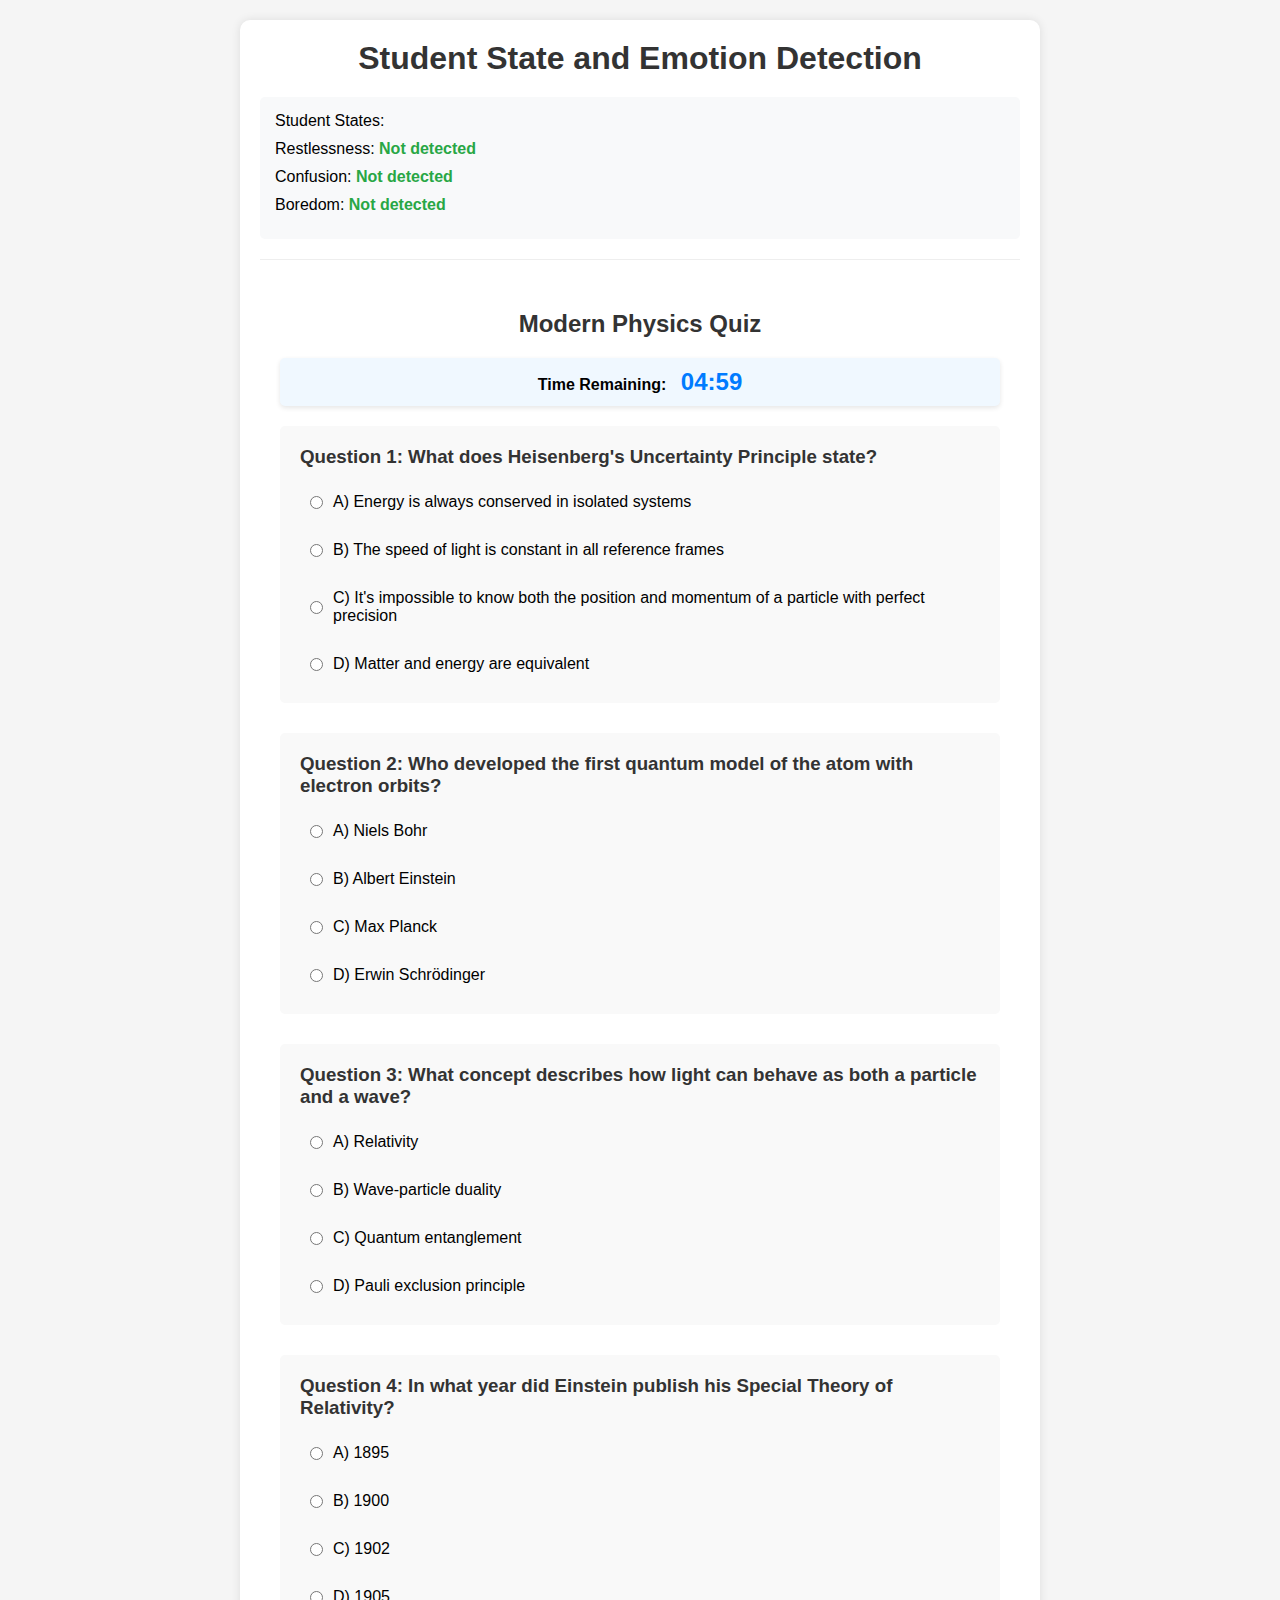
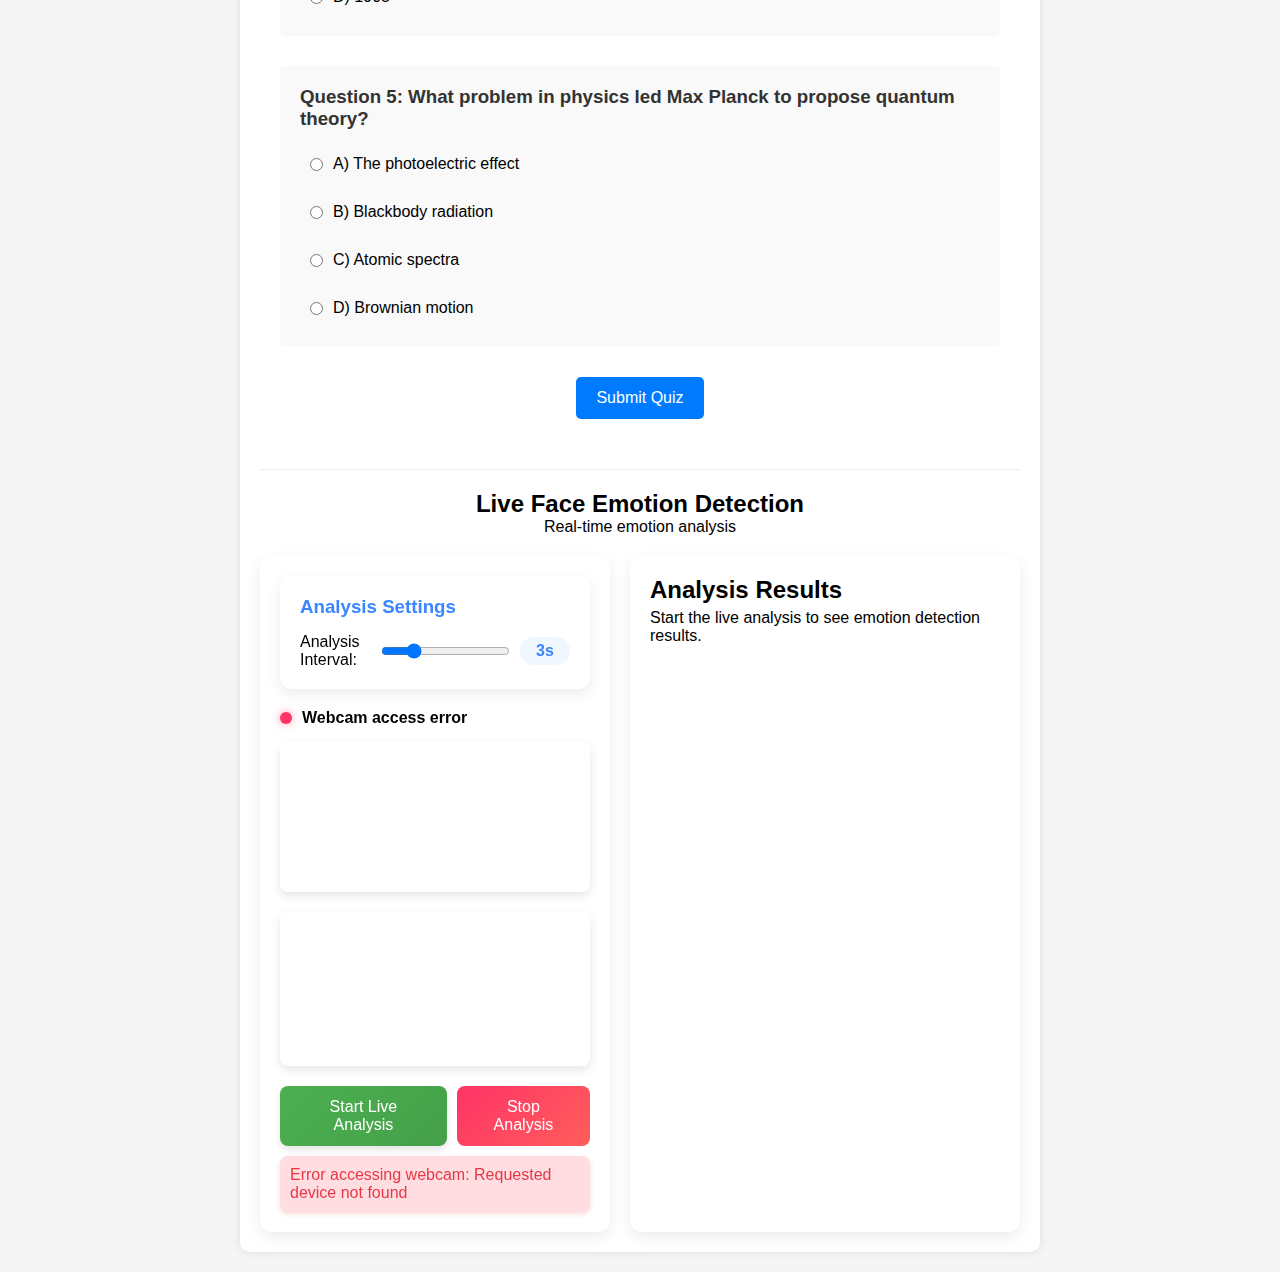
<file: emotion/index.html>
<!DOCTYPE html>
<html lang="en">
  <head>
    <meta charset="UTF-8" />
    <meta name="viewport" content="width=device-width, initial-scale=1.0" />
    <title>Student State and Emotion Detection</title>
    <link rel="stylesheet" href="styles.css" />
    <style>
      /* Face detection specific styles */
      .dashboard {
        display: grid;
        grid-template-columns: 350px 1fr;
        gap: 20px;
        animation: fadeIn 0.8s ease;
      }

      @keyframes fadeIn {
        from {
          opacity: 0;
        }
        to {
          opacity: 1;
        }
      }

      @media (max-width: 992px) {
        .dashboard {
          grid-template-columns: 1fr;
        }
      }
      
      .analysis-controls {
        background-color: white;
        border-radius: 12px;
        box-shadow: 0 5px 15px rgba(0, 0, 0, 0.08);
        padding: 20px;
        position: sticky;
        top: 20px;
        height: fit-content;
      }

      .webcam-container {
        margin-bottom: 20px;
      }

      #webcam {
        width: 100%;
        border-radius: 8px;
        box-shadow: 0 4px 10px rgba(0, 0, 0, 0.1);
        transition: all 0.3s ease;
      }

      #canvas {
        display: block;
        margin-top: 15px;
        border-radius: 8px;
        box-shadow: 0 4px 10px rgba(0, 0, 0, 0.1);
        width: 100%;
        transition: all 0.3s ease;
      }

      .controls {
        display: flex;
        gap: 10px;
        margin-top: 15px;
      }

      .btn {
        background-color: #3a86ff;
        color: white;
        border: none;
        padding: 12px 20px;
        font-size: 1rem;
        border-radius: 8px;
        cursor: pointer;
        transition: all 0.3s ease;
        box-shadow: 0 4px 6px rgba(0, 0, 0, 0.1);
        position: relative;
        overflow: hidden;
        flex-grow: 1;
        display: flex;
        align-items: center;
        justify-content: center;
      }

      .btn::after {
        content: "";
        position: absolute;
        top: 0;
        left: -100%;
        width: 100%;
        height: 100%;
        background: linear-gradient(
          90deg,
          transparent,
          rgba(255, 255, 255, 0.2),
          transparent
        );
        transition: 0.5s;
      }

      .btn:hover::after {
        left: 100%;
      }

      .btn:hover {
        transform: translateY(-3px);
        box-shadow: 0 7px 14px rgba(0, 0, 0, 0.15);
      }

      .btn:active {
        transform: translateY(1px);
      }

      .btn:disabled {
        background-color: #cccccc;
        cursor: not-allowed;
        transform: none;
        box-shadow: none;
      }

      .btn-danger {
        background: linear-gradient(135deg, #ff3366 0%, #ff5e5b 100%);
      }

      .btn-success {
        background: linear-gradient(135deg, #4caf50 0%, #45a049 100%);
      }

      .result-panel {
        background-color: white;
        padding: 20px;
        border-radius: 12px;
        box-shadow: 0 5px 15px rgba(0, 0, 0, 0.08);
        transition: all 0.3s ease;
      }

      .result-panel.pulse {
        animation: pulse 0.5s;
      }

      @keyframes pulse {
        0% {
          box-shadow: 0 5px 15px rgba(0, 0, 0, 0.08);
        }
        50% {
          box-shadow: 0 5px 20px rgba(58, 134, 255, 0.3);
        }
        100% {
          box-shadow: 0 5px 15px rgba(0, 0, 0, 0.08);
        }
      }

      .status-indicator {
        display: flex;
        align-items: center;
        gap: 10px;
        margin-bottom: 15px;
        font-weight: bold;
      }

      .status-dot {
        height: 12px;
        width: 12px;
        background-color: #cccccc;
        border-radius: 50%;
        transition: background-color 0.3s ease;
      }

      .status-dot.active {
        background-color: #4caf50;
        box-shadow: 0 0 8px rgba(76, 175, 80, 0.5);
        animation: pulse-status 1.5s infinite;
      }

      .status-dot.processing {
        background-color: #ffc107;
        box-shadow: 0 0 8px rgba(255, 193, 7, 0.5);
        animation: pulse-status 0.8s infinite;
      }

      .status-dot.error {
        background-color: #ff3366;
        box-shadow: 0 0 8px rgba(255, 51, 102, 0.5);
      }

      @keyframes pulse-status {
        0% {
          transform: scale(1);
        }
        50% {
          transform: scale(1.2);
        }
        100% {
          transform: scale(1);
        }
      }

      .error-message {
        color: #e63946;
        background-color: #ffdde1;
        padding: 10px;
        border-radius: 8px;
        margin-top: 10px;
        display: none;
        animation: fadeIn 0.3s ease;
        box-shadow: 0 2px 5px rgba(230, 57, 70, 0.2);
      }

      .result-container {
        display: flex;
        flex-wrap: wrap;
        gap: 20px;
      }

      .face-card {
        background-color: #f9f9f9;
        border-radius: 10px;
        padding: 20px;
        box-shadow: 0 5px 15px rgba(0, 0, 0, 0.05);
        transition: all 0.3s ease;
        transform: translateY(0);
        width: calc(33.333% - 20px);
        min-width: 250px;
        position: relative;
        overflow: hidden;
        animation: fadeInUp 0.5s ease;
      }

      @keyframes fadeInUp {
        from {
          opacity: 0;
          transform: translateY(20px);
        }
        to {
          opacity: 1;
          transform: translateY(0);
        }
      }

      .face-card:hover {
        transform: translateY(-5px);
        box-shadow: 0 8px 25px rgba(0, 0, 0, 0.1);
      }

      .face-card::before {
        content: "";
        position: absolute;
        top: 0;
        left: 0;
        width: 4px;
        height: 100%;
        background: linear-gradient(to bottom, #3a86ff, #5e60ce);
        border-radius: 4px 0 0 4px;
      }

      .face-card h3 {
        font-size: 1.3rem;
        margin-bottom: 15px;
        border-bottom: 1px solid #eee;
        padding-bottom: 10px;
      }

      .attributes-list {
        margin-top: 15px;
      }

      .attribute {
        display: flex;
        justify-content: space-between;
        padding: 8px 0;
        border-bottom: 1px solid #eee;
        transition: background-color 0.2s ease;
      }

      .attribute:hover {
        background-color: #f0f0f0;
        border-radius: 4px;
        padding-left: 5px;
        padding-right: 5px;
      }

      .attribute-name {
        font-weight: 600;
      }

      .emotion-bar {
        height: 20px;
        background-color: #e9ecef;
        border-radius: 4px;
        margin-top: 5px;
        overflow: hidden;
        position: relative;
      }

      .emotion-value {
        height: 100%;
        background: linear-gradient(to right, #3a86ff, #5e60ce);
        border-radius: 4px;
        transition: width 0.5s ease-out;
      }

      .emotion-value.primary {
        background: linear-gradient(to right, #ff3366, #ff5e5b);
      }

      .analysis-settings {
        background-color: white;
        padding: 20px;
        border-radius: 12px;
        box-shadow: 0 5px 15px rgba(0, 0, 0, 0.08);
        margin-bottom: 20px;
      }

      .analysis-settings h3 {
        margin-bottom: 15px;
        color: #3a86ff;
      }

      .interval-setting {
        display: flex;
        align-items: center;
        gap: 10px;
      }

      .interval-value {
        min-width: 50px;
        text-align: center;
        font-weight: bold;
        color: #3a86ff;
        background: #f0f7ff;
        padding: 5px 10px;
        border-radius: 20px;
      }

      .timestamp {
        font-size: 0.85rem;
        color: #666;
        font-style: italic;
        margin-top: 5px;
      }

      @media (max-width: 768px) {
        .face-card {
          width: 100%;
        }
      }

      .face-detection-section {
        margin-top: 30px;
        padding-top: 20px;
        border-top: 1px solid #eee;
      }

      .face-detection-header {
        margin-bottom: 20px;
        text-align: center;
      }

      /* Timer styles */
      .quiz-timer-container {
        text-align: center;
        margin-bottom: 20px;
        padding: 10px;
        background-color: #f0f8ff;
        border-radius: 5px;
        box-shadow: 0 2px 5px rgba(0, 0, 0, 0.1);
      }

      .quiz-timer-label {
        font-weight: bold;
        margin-right: 10px;
      }

      #quiz-timer {
        font-size: 1.5rem;
        font-weight: bold;
        color: #007bff;
      }

      .timer-warning {
        color: #dc3545 !important;
        animation: pulse 1s infinite;
      }

      /* Results styles */
      .results-container {
        background-color: white;
        padding: 20px;
        border-radius: 10px;
        box-shadow: 0 0 10px rgba(0, 0, 0, 0.1);
        margin-top: 20px;
        animation: fadeIn 0.5s ease;
      }

      .score-display {
        text-align: center;
        margin: 20px 0;
        padding: 15px;
        background-color: #f8f9fa;
        border-radius: 5px;
      }

      .score-display p {
        margin: 10px 0;
        font-size: 1.2rem;
      }

      .state-statistics {
        margin: 20px 0;
        padding: 15px;
        background-color: #f0f8ff;
        border-radius: 5px;
      }

      .state-statistics h3 {
        margin-bottom: 15px;
        color: #333;
      }

      .state-statistics p {
        margin: 10px 0;
        font-size: 1.1rem;
      }

      #restart-btn {
        background-color: #007bff;
        color: white;
        border: none;
        padding: 12px 20px;
        font-size: 16px;
        border-radius: 5px;
        cursor: pointer;
        display: block;
        margin: 20px auto 0;
        transition: background-color 0.3s;
      }

      #restart-btn:hover {
        background-color: #0056b3;
      }
    </style>
  </head>
  <body>
    <div class="container">
      <div class="header">
        <h1>Student State and Emotion Detection</h1>
        <div id="state-indicator">
          <p>Student States:</p>
          <p id="restless-indicator">Restlessness: <span>Not detected</span></p>
          <p id="confused-indicator">Confusion: <span>Not detected</span></p>
          <p id="bored-indicator">Boredom: <span>Not detected</span></p>
        </div>
      </div>

      <div class="quiz-container">
        <h2>Modern Physics Quiz</h2>

        <div class="quiz-timer-container">
          <span class="quiz-timer-label">Time Remaining:</span>
          <span id="quiz-timer">05:00</span>
        </div>

        <div class="question">
          <h3>
            Question 1: What does Heisenberg's Uncertainty Principle state?
          </h3>
          <div class="options">
            <label>
              <input type="radio" name="q1" value="A" /> A) Energy is always
              conserved in isolated systems
            </label>
            <label>
              <input type="radio" name="q1" value="B" /> B) The speed of light
              is constant in all reference frames
            </label>
            <label>
              <input type="radio" name="q1" value="C" /> C) It's impossible to
              know both the position and momentum of a particle with perfect
              precision
            </label>
            <label>
              <input type="radio" name="q1" value="D" /> D) Matter and energy
              are equivalent
            </label>
          </div>
        </div>

        <div class="question">
          <h3>
            Question 2: Who developed the first quantum model of the atom with
            electron orbits?
          </h3>
          <div class="options">
            <label>
              <input type="radio" name="q2" value="A" /> A) Niels Bohr
            </label>
            <label>
              <input type="radio" name="q2" value="B" /> B) Albert Einstein
            </label>
            <label>
              <input type="radio" name="q2" value="C" /> C) Max Planck
            </label>
            <label>
              <input type="radio" name="q2" value="D" /> D) Erwin Schrödinger
            </label>
          </div>
        </div>

        <div class="question">
          <h3>
            Question 3: What concept describes how light can behave as both a
            particle and a wave?
          </h3>
          <div class="options">
            <label>
              <input type="radio" name="q3" value="A" /> A) Relativity
            </label>
            <label>
              <input type="radio" name="q3" value="B" /> B) Wave-particle
              duality
            </label>
            <label>
              <input type="radio" name="q3" value="C" /> C) Quantum entanglement
            </label>
            <label>
              <input type="radio" name="q3" value="D" /> D) Pauli exclusion
              principle
            </label>
          </div>
        </div>

        <div class="question">
          <h3>
            Question 4: In what year did Einstein publish his Special Theory of
            Relativity?
          </h3>
          <div class="options">
            <label> <input type="radio" name="q4" value="A" /> A) 1895 </label>
            <label> <input type="radio" name="q4" value="B" /> B) 1900 </label>
            <label> <input type="radio" name="q4" value="C" /> C) 1902 </label>
            <label> <input type="radio" name="q4" value="D" /> D) 1905 </label>
          </div>
        </div>

        <div class="question">
          <h3>
            Question 5: What problem in physics led Max Planck to propose
            quantum theory?
          </h3>
          <div class="options">
            <label>
              <input type="radio" name="q5" value="A" /> A) The photoelectric
              effect
            </label>
            <label>
              <input type="radio" name="q5" value="B" /> B) Blackbody radiation
            </label>
            <label>
              <input type="radio" name="q5" value="C" /> C) Atomic spectra
            </label>
            <label>
              <input type="radio" name="q5" value="D" /> D) Brownian motion
            </label>
          </div>
        </div>

        <button id="submit-btn">Submit Quiz</button>
      </div>

      <!-- Face Detection Section - Integrated from face.html -->
      <div class="face-detection-section">
        <div class="face-detection-header">
          <h2>Live Face Emotion Detection</h2>
          <p>Real-time emotion analysis</p>
        </div>

        <div class="dashboard">
          <div class="analysis-controls">
            <div class="analysis-settings">
              <h3>Analysis Settings</h3>
              <div class="interval-setting">
                <label for="intervalSlider">Analysis Interval:</label>
                <input
                  type="range"
                  id="intervalSlider"
                  min="1"
                  max="10"
                  value="3"
                  step="0.5"
                />
                <span id="intervalValue" class="interval-value">3s</span>
              </div>
            </div>

            <div class="status-indicator">
              <div id="statusDot" class="status-dot"></div>
              <span id="statusText">Waiting to start</span>
            </div>

            <div class="webcam-container">
              <video id="webcam" autoplay playsinline></video>
              <canvas id="canvas"></canvas>
            </div>

            <div class="controls">
              <button id="startBtn" class="btn btn-success">
                Start Live Analysis
              </button>
              <button id="stopBtn" class="btn btn-danger" disabled>
                Stop Analysis
              </button>
            </div>
            <div id="errorMessage" class="error-message"></div>
          </div>

          <section id="resultPanel" class="result-panel">
            <h2>Analysis Results</h2>
            <p class="timestamp" id="lastAnalysisTime"></p>
            <div id="resultContainer" class="result-container">
              <p>Start the live analysis to see emotion detection results.</p>
            </div>
          </section>
        </div>
      </div>
    </div>

    <script src="studentState.js"></script>
    <script>
      // API Credentials (pre-integrated)
      const API_KEY = "MQvQctmu-OCUaQ95p1L5V4dEhd14pZ6D";
      const API_SECRET = "UQkSJPrw0wu4rPVEHwukpzZqPKpPAK5v";

      // DOM Elements
      const startBtn = document.getElementById("startBtn");
      const stopBtn = document.getElementById("stopBtn");
      const webcamElement = document.getElementById("webcam");
      const canvasElement = document.getElementById("canvas");
      const resultContainer = document.getElementById("resultContainer");
      const resultPanel = document.getElementById("resultPanel");
      const errorMessage = document.getElementById("errorMessage");
      const statusDot = document.getElementById("statusDot");
      const statusText = document.getElementById("statusText");
      const intervalSlider = document.getElementById("intervalSlider");
      const intervalValue = document.getElementById("intervalValue");
      const lastAnalysisTime = document.getElementById("lastAnalysisTime");

      // Global variables
      let stream = null;
      let analysisInterval = null;
      let isProcessing = false;
      let analysisIntervalTime = 3000; // Default: 3 seconds

      // Event Listeners
      startBtn.addEventListener("click", startLiveAnalysis);
      stopBtn.addEventListener("click", stopLiveAnalysis);
      intervalSlider.addEventListener("input", updateIntervalTime);

      // Update interval time display
      function updateIntervalTime() {
        analysisIntervalTime = intervalSlider.value * 1000;
        intervalValue.textContent = `${intervalSlider.value}s`;

        // If analysis is already running, restart with new interval
        if (analysisInterval) {
          clearInterval(analysisInterval);
          analysisInterval = setInterval(
            analyzeCurrentFrame,
            analysisIntervalTime
          );
        }
      }

      // Initialize webcam on page load
      initializeWebcam();

      // Initialize webcam
      function initializeWebcam() {
        navigator.mediaDevices
          .getUserMedia({
            video: {
              width: { ideal: 640 },
              height: { ideal: 480 },
              facingMode: "user",
            },
          })
          .then(function (mediaStream) {
            stream = mediaStream;
            webcamElement.srcObject = mediaStream;

            // Set canvas size after video metadata is loaded
            webcamElement.onloadedmetadata = function () {
              canvasElement.width = webcamElement.videoWidth;
              canvasElement.height = webcamElement.videoHeight;
            };

            hideError();
          })
          .catch(function (err) {
            showError("Error accessing webcam: " + err.message);
            console.error("Error accessing webcam:", err);
            updateStatus("error", "Webcam access error");
          });
      }

      // Start live analysis
      function startLiveAnalysis() {
        if (!stream) {
          initializeWebcam();
          showError("Waiting for webcam access. Please try again in a moment.");
          return;
        }

        // Update UI
        startBtn.disabled = true;
        stopBtn.disabled = false;
        resultContainer.innerHTML = "<p>Starting analysis...</p>";
        updateStatus("active", "Analysis started");

        // Start the interval for continuous analysis
        analyzeCurrentFrame(); // Run once immediately
        analysisInterval = setInterval(
          analyzeCurrentFrame,
          analysisIntervalTime
        );
      }

      // Stop live analysis
      function stopLiveAnalysis() {
        clearInterval(analysisInterval);
        analysisInterval = null;

        // Update UI
        startBtn.disabled = false;
        stopBtn.disabled = true;
        updateStatus("", "Analysis stopped");
      }

      // Analyze current video frame
      function analyzeCurrentFrame() {
        if (isProcessing) {
          return; // Skip if still processing previous frame
        }

        isProcessing = true;
        updateStatus("processing", "Processing...");

        // Set canvas dimensions to match video
        canvasElement.width = webcamElement.videoWidth;
        canvasElement.height = webcamElement.videoHeight;

        // Draw the current video frame to the canvas
        const ctx = canvasElement.getContext("2d");
        ctx.drawImage(
          webcamElement,
          0,
          0,
          canvasElement.width,
          canvasElement.height
        );

        // Convert canvas to blob
        canvasElement.toBlob(
          function (blob) {
            // Create form data for API request
            const formData = new FormData();
            formData.append("api_key", API_KEY);
            formData.append("api_secret", API_SECRET);
            formData.append("image_file", blob, "webcam.jpg");
            formData.append(
              "return_attributes",
              "gender,age,smiling,emotion,beauty"
            );

            // Send to Face++ API
            fetch("https://api-us.faceplusplus.com/facepp/v3/detect", {
              method: "POST",
              body: formData,
            })
              .then((response) => {
                if (!response.ok) {
                  return response.json().then((errorData) => {
                    throw new Error(
                      `API Error: ${errorData.error_message || "Unknown error"}`
                    );
                  });
                }
                return response.json();
              })
              .then((data) => {
                displayResults(data, ctx);
                const currentTime = new Date().toLocaleTimeString();
                lastAnalysisTime.textContent = `Last analyzed: ${currentTime}`;
                updateStatus("active", "Analysis active");

                // Add pulse animation to the result panel
                resultPanel.classList.add("pulse");
                setTimeout(() => resultPanel.classList.remove("pulse"), 500);
              })
              .catch((error) => {
                showError(`Error analyzing the image: ${error.message}`);
                console.error("API Error:", error);
                updateStatus("error", "Analysis error");
              })
              .finally(() => {
                isProcessing = false;
              });
          },
          "image/jpeg",
          0.92
        );
      }

      // Display the analysis results
      function displayResults(data, ctx) {
        resultContainer.innerHTML = "";

        if (!data.faces || data.faces.length === 0) {
          resultContainer.innerHTML =
            "<p>No faces detected in the current frame.</p>";
          return;
        }

        // Draw rectangles on the captured image
        data.faces.forEach((face, index) => {
          const rect = face.face_rectangle;

          // Draw rectangle
          ctx.strokeStyle = "#3a86ff";
          ctx.lineWidth = 3;
          ctx.strokeRect(rect.left, rect.top, rect.width, rect.height);

          // Add face number
          ctx.fillStyle = "#3a86ff";
          ctx.font = "bold 16px Arial";
          ctx.fillText(
            `Face ${index + 1}`,
            rect.left,
            Math.max(rect.top - 5, 15)
          );
        });

        // Update emotion counts for each detected face
        data.faces.forEach((face) => {
          if (face.attributes && face.attributes.emotion) {
            updateEmotionCounts(face.attributes.emotion);
          }
        });

        // Create cards for each detected face
        data.faces.forEach((face, index) => {
          const faceCard = document.createElement("div");
          faceCard.className = "face-card";
          // Stagger animation
          faceCard.style.animationDelay = `${index * 0.1}s`;

          // Create face card header
          const faceTitle = document.createElement("h3");
          faceTitle.textContent = `Face ${index + 1}`;

          const attributesList = document.createElement("div");
          attributesList.className = "attributes-list";

          // Add demographic info
          addAttribute(attributesList, "Gender", face.attributes.gender.value);
          addAttribute(attributesList, "Age", face.attributes.age.value);
          addAttribute(
            attributesList,
            "Smile",
            `${Math.round(face.attributes.smile.value)}%`
          );

          // Add emotions with progress bars
          const emotionTitle = document.createElement("h4");
          emotionTitle.textContent = "Emotions";
          emotionTitle.style.marginTop = "15px";
          emotionTitle.style.marginBottom = "10px";
          attributesList.appendChild(emotionTitle);

          const emotions = face.attributes.emotion;
          const sortedEmotions = Object.entries(emotions).sort(
            (a, b) => b[1] - a[1]
          );

          sortedEmotions.forEach(([emotion, value], emoIndex) => {
            const emotionDiv = document.createElement("div");
            emotionDiv.className = "emotion-attribute";
            emotionDiv.style.marginBottom = "10px";
            // Stagger animation of bars
            emotionDiv.style.animationDelay = `${
              index * 0.1 + emoIndex * 0.05
            }s`;

            const labelDiv = document.createElement("div");
            labelDiv.style.display = "flex";
            labelDiv.style.justifyContent = "space-between";

            const nameSpan = document.createElement("span");
            nameSpan.className = "attribute-name";
            nameSpan.textContent = capitalizeFirstLetter(emotion);

            const valueSpan = document.createElement("span");
            valueSpan.textContent = `${Math.round(value)}%`;

            labelDiv.appendChild(nameSpan);
            labelDiv.appendChild(valueSpan);

            const barContainer = document.createElement("div");
            barContainer.className = "emotion-bar";

            const barValue = document.createElement("div");
            barValue.className = "emotion-value";
            // Set width to 0 initially for animation
            barValue.style.width = "0%";

            // Add primary class for dominant emotion
            if (emotion === sortedEmotions[0][0]) {
              barValue.classList.add("primary");
            }

            barContainer.appendChild(barValue);

            emotionDiv.appendChild(labelDiv);
            emotionDiv.appendChild(barContainer);
            attributesList.appendChild(emotionDiv);

            // Animate the bar width after a small delay
            setTimeout(() => {
              barValue.style.width = `${value}%`;
            }, 50 + emoIndex * 50);
          });

          // Assemble the face card
          faceCard.appendChild(faceTitle);
          faceCard.appendChild(attributesList);
          resultContainer.appendChild(faceCard);
        });
      }

      // Helper function to add an attribute to the list
      function addAttribute(container, name, value) {
        const attributeDiv = document.createElement("div");
        attributeDiv.className = "attribute";

        const nameSpan = document.createElement("span");
        nameSpan.className = "attribute-name";
        nameSpan.textContent = name;

        const valueSpan = document.createElement("span");
        valueSpan.className = "attribute-value";
        valueSpan.textContent = value;

        attributeDiv.appendChild(nameSpan);
        attributeDiv.appendChild(valueSpan);
        container.appendChild(attributeDiv);
      }

      // Helper function to capitalize first letter
      function capitalizeFirstLetter(string) {
        return string.charAt(0).toUpperCase() + string.slice(1);
      }

      // Show error message
      function showError(message) {
        errorMessage.textContent = message;
        errorMessage.style.display = "block";
      }

      // Hide error message
      function hideError() {
        errorMessage.style.display = "none";
      }

      // Update status indicator
      function updateStatus(status, message) {
        statusDot.className = "status-dot";
        if (status) {
          statusDot.classList.add(status);
        }
        statusText.textContent = message;
      }

      // Add this at the beginning of your script section
      document.addEventListener("DOMContentLoaded", function () {
        // Wait for 2 seconds to ensure everything is loaded
        setTimeout(function () {
          // Find and click the start analysis button
          const startButton = document.querySelector(".btn-success");
          if (startButton) {
            startButton.click();
          }
        }, 2000);
      });
    </script>
  </body>
</html>
</file>
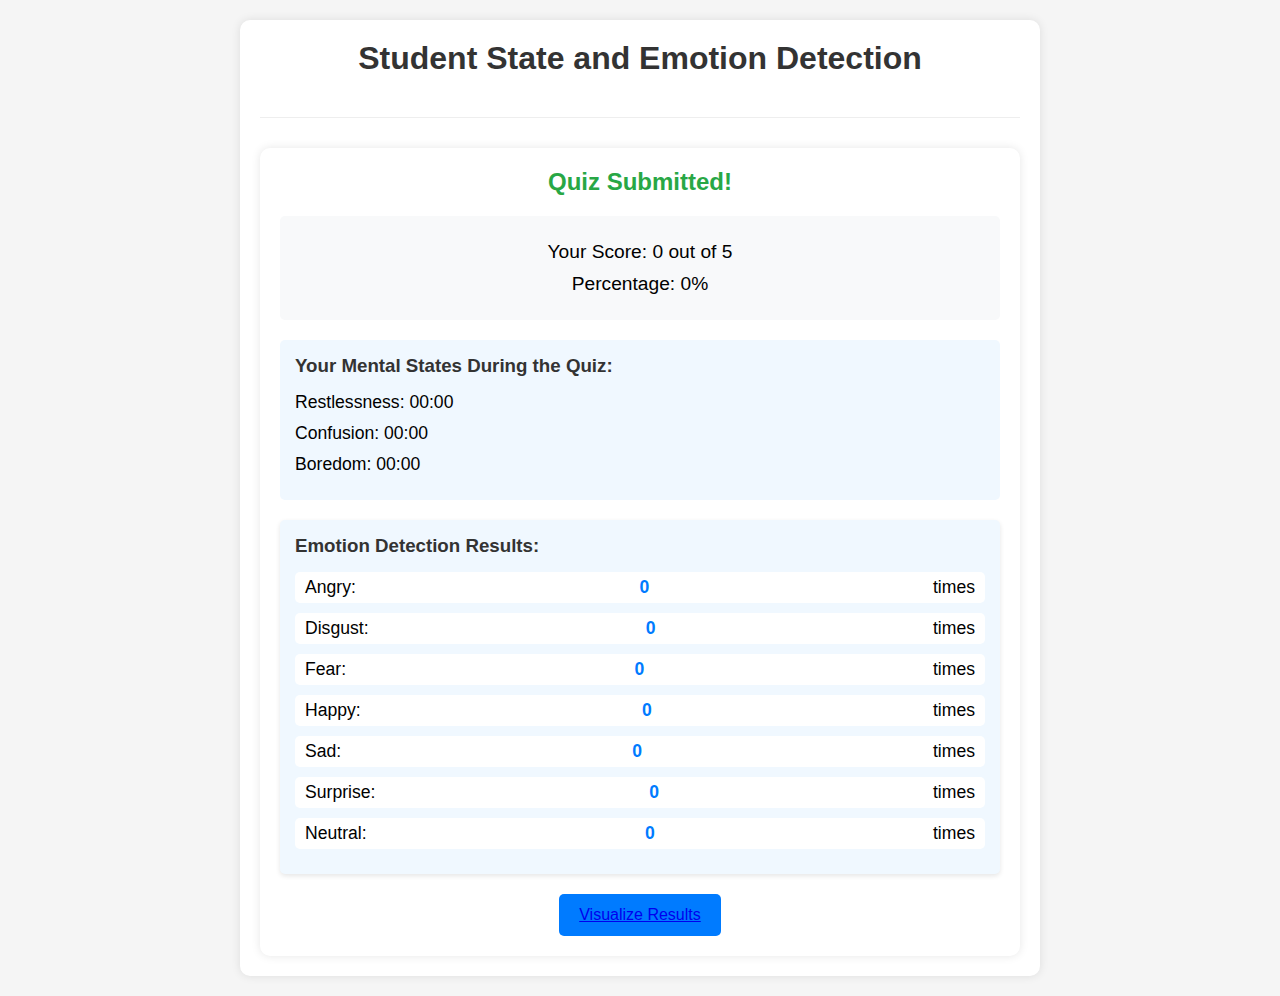
<file: emotion/results.html>
<!DOCTYPE html>
<html lang="en">
<head>
    <meta charset="UTF-8">
    <meta name="viewport" content="width=device-width, initial-scale=1.0">
    <title>Quiz Results</title>
    <link rel="stylesheet" href="styles.css">
    <style>
        .results-container {
            background-color: white;
            padding: 20px;
            border-radius: 10px;
            box-shadow: 0 0 10px rgba(0, 0, 0, 0.1);
            margin-top: 20px;
            animation: fadeIn 0.5s ease;
        }

        @keyframes fadeIn {
            from {
                opacity: 0;
            }
            to {
                opacity: 1;
            }
        }

        .score-display {
            text-align: center;
            margin: 20px 0;
            padding: 15px;
            background-color: #f8f9fa;
            border-radius: 5px;
        }

        .score-display p {
            margin: 10px 0;
            font-size: 1.2rem;
        }

        .state-statistics {
            margin: 20px 0;
            padding: 15px;
            background-color: #f0f8ff;
            border-radius: 5px;
        }

        .state-statistics h3 {
            margin-bottom: 15px;
            color: #333;
        }

        .state-statistics p {
            margin: 10px 0;
            font-size: 1.1rem;
        }

        #restart-btn {
            background-color: #007bff;
            color: white;
            border: none;
            padding: 12px 20px;
            font-size: 16px;
            border-radius: 5px;
            cursor: pointer;
            display: block;
            margin: 20px auto 0;
            transition: background-color 0.3s;
        }

        #restart-btn:hover {
            background-color: #0056b3;
        }

        .submission-message {
            text-align: center;
            color: #28a745;
            font-size: 1.5rem;
            margin-bottom: 20px;
        }

        .emotion-statistics {
            margin: 20px 0;
            padding: 15px;
            background-color: #f0f8ff;
            border-radius: 5px;
            box-shadow: 0 2px 5px rgba(0, 0, 0, 0.1);
        }

        .emotion-statistics h3 {
            margin-bottom: 15px;
            color: #333;
        }

        .emotion-statistics p {
            margin: 10px 0;
            font-size: 1.1rem;
            display: flex;
            justify-content: space-between;
            align-items: center;
            padding: 5px 10px;
            background-color: white;
            border-radius: 5px;
            transition: background-color 0.3s;
        }

        .emotion-statistics p:hover {
            background-color: #e9ecef;
        }

        .emotion-statistics span {
            font-weight: bold;
            color: #007bff;
        }
    </style>
</head>
<body>
    <div class="container">
        <div class="header">
            <h1>Student State and Emotion Detection</h1>
        </div>

        <div class="results-container">
            <h2 id="submission-message" class="submission-message">Quiz Submitted!</h2>
            
            <div class="score-display">
                <p>Your Score: <span id="score">0</span> out of <span id="total-questions">5</span></p>
                <p>Percentage: <span id="percentage">0</span>%</p>
            </div>
            
            <div class="state-statistics">
                <h3>Your Mental States During the Quiz:</h3>
                <p>Restlessness: <span id="restless-time">00:00</span></p>
                <p>Confusion: <span id="confused-time">00:00</span></p>
                <p>Boredom: <span id="bored-time">00:00</span></p>
            </div>
            
            <div class="emotion-statistics">
                <h3>Emotion Detection Results:</h3>
                <p>Angry: <span id="angry-count">0</span> times</p>
                <p>Disgust: <span id="disgust-count">0</span> times</p>
                <p>Fear: <span id="fear-count">0</span> times</p>
                <p>Happy: <span id="happy-count">0</span> times</p>
                <p>Sad: <span id="sad-count">0</span> times</p>
                <p>Surprise: <span id="surprise-count">0</span> times</p>
                <p>Neutral: <span id="neutral-count">0</span> times</p>
            </div>
            
            <button id="restart-btn"><a href="visualization.html">Visualize Results</a></button>
        </div>
    </div>

    <script>
        document.addEventListener('DOMContentLoaded', () => {
            // Retrieve quiz results from localStorage
            const quizResults = JSON.parse(localStorage.getItem('quizResults') || '{}');
            
            // Update the submission message
            const submissionMessage = document.getElementById('submission-message');
            if (quizResults.message) {
                submissionMessage.textContent = quizResults.message;
            }
            
            // Update score information
            document.getElementById('score').textContent = quizResults.score || 0;
            document.getElementById('total-questions').textContent = quizResults.totalQuestions || 5;
            document.getElementById('percentage').textContent = quizResults.percentage || 0;
            
            // Update mental state durations
            document.getElementById('restless-time').textContent = quizResults.restlessDuration || '00:00';
            document.getElementById('confused-time').textContent = quizResults.confusedDuration || '00:00';
            document.getElementById('bored-time').textContent = quizResults.boredDuration || '00:00';
            
            // Update emotion counts
            document.getElementById('angry-count').textContent = quizResults.angryCount || 0;
            document.getElementById('disgust-count').textContent = quizResults.disgustCount || 0;
            document.getElementById('fear-count').textContent = quizResults.fearCount || 0;
            document.getElementById('happy-count').textContent = quizResults.happyCount || 0;
            document.getElementById('sad-count').textContent = quizResults.sadCount || 0;
            document.getElementById('surprise-count').textContent = quizResults.surpriseCount || 0;
            document.getElementById('neutral-count').textContent = quizResults.neutralCount || 0;
            
            // Add restart button functionality
            document.getElementById('restart-btn').addEventListener('click', () => {
                window.location.href = 'index.html';
            });
        });
    </script>
</body>
</html>
</file>
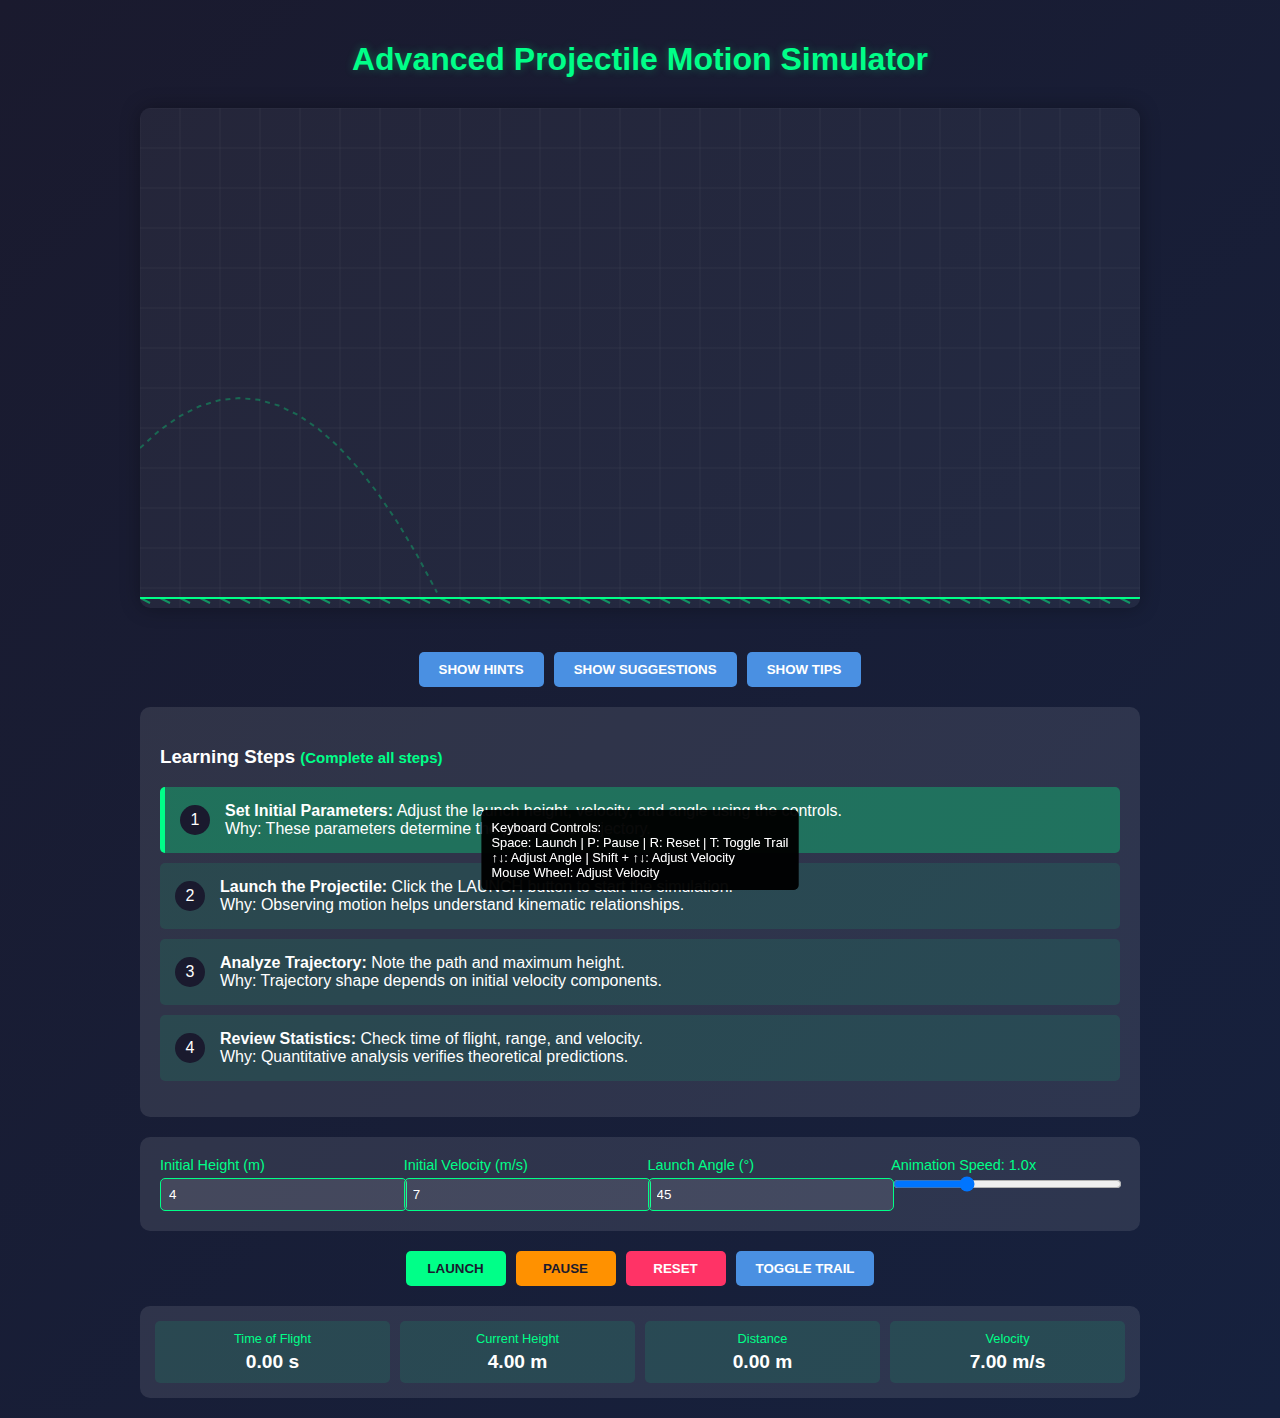
<file: emotion/static.html>
<!DOCTYPE html>
<html lang="en">

<head>
    <meta charset="UTF-8">
    <meta name="viewport" content="width=device-width, initial-scale=1.0">
    <title>Advanced Projectile Motion Simulator</title>
    <style>
        body {
            font-family: 'Segoe UI', Tahoma, Geneva, Verdana, sans-serif;
            min-height: 100vh;
            margin: 0;
            background: linear-gradient(135deg, #1a1a2e, #16213e);
            color: #fff;
            display: flex;
            flex-direction: column;
            align-items: center;
        }

        .container {
            padding: 20px;
            max-width: 1000px;
            width: 95%;
        }

        h1 {
            text-align: center;
            color: #00ff88;
            text-shadow: 0 0 10px rgba(0, 255, 136, 0.3);
            margin-bottom: 30px;
        }

        canvas {
            background: rgba(255, 255, 255, 0.05);
            border-radius: 10px;
            box-shadow: 0 0 20px rgba(0, 0, 0, 0.3);
            margin-bottom: 20px;
        }

        .controls {
            background: rgba(255, 255, 255, 0.1);
            padding: 20px;
            border-radius: 10px;
            display: grid;
            grid-template-columns: repeat(auto-fit, minmax(200px, 1fr));
            gap: 15px;
            margin-bottom: 20px;
        }

        .control-group {
            display: flex;
            flex-direction: column;
            gap: 5px;
        }

        label {
            color: #00ff88;
            font-size: 0.9em;
        }

        input[type="number"] {
            background: rgba(255, 255, 255, 0.1);
            border: 1px solid #00ff88;
            border-radius: 5px;
            padding: 8px;
            color: white;
            width: 100%;
        }

        input[type="range"] {
            width: 100%;
            height: 8px;
            background: rgba(255, 255, 255, 0.1);
            border-radius: 4px;
            outline: none;
        }

        input[type="range"]::-webkit-slider-thumb {
            -webkit-appearance: none;
            width: 20px;
            height: 20px;
            background: #00ff88;
            border-radius: 50%;
            cursor: pointer;
        }

        .button-group {
            display: flex;
            gap: 10px;
            justify-content: center;
            margin-top: 20px;
        }

        button {
            padding: 10px 20px;
            border: none;
            border-radius: 5px;
            cursor: pointer;
            font-weight: bold;
            transition: all 0.3s ease;
            min-width: 100px;
        }

        #shootButton {
            background: #00ff88;
            color: #1a1a2e;
        }

        #pauseButton {
            background: #ff9100;
            color: #1a1a2e;
        }

        #resetButton {
            background: #ff3366;
            color: white;
        }

        button:hover {
            transform: translateY(-2px);
            box-shadow: 0 5px 15px rgba(0, 0, 0, 0.3);
        }

        .info-panel {
            background: rgba(255, 255, 255, 0.1);
            padding: 15px;
            border-radius: 10px;
            display: grid;
            grid-template-columns: repeat(auto-fit, minmax(150px, 1fr));
            gap: 10px;
            margin-top: 20px;
        }

        .info-item {
            text-align: center;
            padding: 10px;
            background: rgba(0, 255, 136, 0.1);
            border-radius: 5px;
        }

        .stats-label {
            font-size: 0.8em;
            color: #00ff88;
        }

        .stats-value {
            font-size: 1.2em;
            font-weight: bold;
            margin-top: 5px;
        }

        #trail-toggle {
            background: #4a90e2;
            color: white;
        }
        .guidance-panel {
            background: rgba(255, 255, 255, 0.1);
            padding: 20px;
            border-radius: 10px;
            margin: 20px 0;
        }

        .step-list {
            list-style: none;
            padding: 0;
        }

        .step-item {
            padding: 15px;
            margin: 10px 0;
            background: rgba(0, 255, 136, 0.1);
            border-radius: 5px;
            display: flex;
            align-items: center;
            transition: all 0.3s ease;
        }

        .step-item.completed {
            background: rgba(0, 255, 136, 0.3);
            border-left: 5px solid #00ff88;
        }

        .step-number {
            width: 30px;
            height: 30px;
            background: #1a1a2e;
            border-radius: 50%;
            display: flex;
            align-items: center;
            justify-content: center;
            margin-right: 15px;
        }

        .feedback-modal {
            position: fixed;
            top: 50%;
            left: 50%;
            transform: translate(-50%, -50%);
            background: #16213e;
            padding: 20px;
            border-radius: 10px;
            box-shadow: 0 0 20px rgba(0,0,0,0.5);
            z-index: 1000;
            display: none;
        }

        .feedback-buttons {
            display: flex;
            gap: 10px;
            margin-top: 20px;
        }

        .hint-button {
            background: #4a90e2;
            color: white;
        }
        /* Remove all chatbot-related CSS from here */
    </style>
</head>

<body>
    <div class="container">
        <h1>Advanced Projectile Motion Simulator</h1>
        <canvas id="projectileCanvas" width="1000" height="500"></canvas>
        

        <div class="button-group" style="margin-bottom: 20px;">
            <button class="hint-button" id="showHints">SHOW HINTS</button>
            <button class="hint-button" id="showSuggestions">SHOW SUGGESTIONS</button>
            <button class="hint-button" id="showTips">SHOW TIPS</button>
        </div>

        <div class="guidance-panel">
            <h3>Learning Steps <span style="font-size:0.8em;color:#00ff88">(Complete all steps)</span></h3>
            <ul class="step-list" id="stepList">
                <li class="step-item" data-step="1">
                    <div class="step-number">1</div>
                    <div>
                        <strong>Set Initial Parameters:</strong> Adjust the launch height, velocity, and angle using the controls.
                        <div class="step-reason">Why: These parameters determine the projectile's trajectory.</div>
                    </div>
                </li>
                <li class="step-item" data-step="2">
                    <div class="step-number">2</div>
                    <div>
                        <strong>Launch the Projectile:</strong> Click the LAUNCH button to start the simulation.
                        <div class="step-reason">Why: Observing motion helps understand kinematic relationships.</div>
                    </div>
                </li>
                <li class="step-item" data-step="3">
                    <div class="step-number">3</div>
                    <div>
                        <strong>Analyze Trajectory:</strong> Note the path and maximum height.
                        <div class="step-reason">Why: Trajectory shape depends on initial velocity components.</div>
                    </div>
                </li>
                <li class="step-item" data-step="4">
                    <div class="step-number">4</div>
                    <div>
                        <strong>Review Statistics:</strong> Check time of flight, range, and velocity.
                        <div class="step-reason">Why: Quantitative analysis verifies theoretical predictions.</div>
                    </div>
                </li>
            </ul>
        </div>

        <!-- Add feedback modal -->
        <div class="feedback-modal" id="feedbackModal">
            <h3>Concept Check Question <span style="float:right;cursor:pointer" onclick="document.getElementById('feedbackModal').style.display='none'">×</span></h3>
            <p>How does launch angle affect maximum height when initial velocity is constant?</p>
            <div class="feedback-buttons">
                <button onclick="checkAnswer(1)">A) Increases height</button>
                <button onclick="checkAnswer(2)">B) Decreases height</button>
                <button onclick="checkAnswer(3)">C) No effect</button>
            </div>
            <div id="feedbackText" style="margin-top:15px;"></div>
        </div>



        <div class="controls">
            <div class="control-group">
                <label for="launchHeight">Initial Height (m)</label>
                <input type="number" id="launchHeight" value="4" step="0.1" min="0">
            </div>
            <div class="control-group">
                <label for="launchVelocity">Initial Velocity (m/s)</label>
                <input type="number" id="launchVelocity" value="7" step="0.1" min="0">
            </div>
            <div class="control-group">
                <label for="launchAngle">Launch Angle (°)</label>
                <input type="number" id="launchAngle" value="45" step="1" min="0" max="90">
            </div>
            <div class="control-group">
                <label for="speedSlider">Animation Speed: <span id="speedValue">1.0</span>x</label>
                <input type="range" id="speedSlider" min="0.1" max="3" step="0.1" value="1">
            </div>
        </div>

        <div class="button-group">
            <button id="shootButton">LAUNCH</button>
            <button id="pauseButton">PAUSE</button>
            <button id="resetButton">RESET</button>
            <button id="trail-toggle">TOGGLE TRAIL</button>
        </div>

        <div class="info-panel">
            <div class="info-item">
                <div class="stats-label">Time of Flight</div>
                <div class="stats-value" id="timeValue">0.00 s</div>
            </div>
            <div class="info-item">
                <div class="stats-label">Current Height</div>
                <div class="stats-value" id="heightValue">0.00 m</div>
            </div>
            <div class="info-item">
                <div class="stats-label">Distance</div>
                <div class="stats-value" id="distanceValue">0.00 m</div>
            </div>
            <div class="info-item">
                <div class="stats-label">Velocity</div>
                <div class="stats-value" id="velocityValue">0.00 m/s</div>
            </div>
        </div>
    </div>

    <script>
        const canvas = document.getElementById('projectileCanvas');
        const ctx = canvas.getContext('2d');
        const g = 9.81;
        const scale = 40;

        let y0 = 4, v0 = 7, theta = 45;
        let isPaused = false, showTrail = true;
        let animationFrameId;
        let t = 0, speed = 1;
        let trail = [];
        const maxTrailLength = 50;



         // Add these new variables
         let currentStep = 1;
        let questionAsked = false;

        // Add these new functions
        function updateSteps() {
            document.querySelectorAll('.step-item').forEach((item, index) => {
                if (index + 1 <= currentStep) {
                    item.classList.add('completed');
                }
            });
        }

        function showFeedbackModal() {
            document.getElementById('feedbackModal').style.display = 'block';
            questionAsked = true;
        }

        function checkAnswer(selected) {
            const feedbackText = document.getElementById('feedbackText');
            feedbackText.style.color = '#00ff88';
            
            if(selected === 1) {
                feedbackText.innerHTML = `Correct! ✅<br>Maximum height is given by (v₀²sin²θ)/(2g), which increases with angle up to 90°.`;
            } else {
                feedbackText.innerHTML = `Incorrect! ❌<br>Remember the vertical component of velocity is v₀sinθ. 
                Higher angles mean more vertical component, leading to greater height.`;
            }
            
            setTimeout(() => {
                document.getElementById('feedbackModal').style.display = 'none';
            }, 3000);
        }


        function drawGrid() {
            ctx.strokeStyle = 'rgba(255, 255, 255, 0.1)';
            ctx.lineWidth = 0.5;

            // Draw vertical grid lines
            for (let x = 0; x <= canvas.width; x += scale) {
                ctx.beginPath();
                ctx.moveTo(x, 0);
                ctx.lineTo(x, canvas.height);
                ctx.stroke();
            }

            // Draw horizontal grid lines
            for (let y = 0; y <= canvas.height; y += scale) {
                ctx.beginPath();
                ctx.moveTo(0, y);
                ctx.lineTo(canvas.width, y);
                ctx.stroke();
            }
        }

        function drawGround() {
            const groundY = canvas.height - 10;
            ctx.beginPath();
            ctx.moveTo(0, groundY);
            ctx.lineTo(canvas.width, groundY);
            ctx.strokeStyle = '#00ff88';
            ctx.lineWidth = 2;
            ctx.stroke();

            // Draw ground texture
            for (let x = 0; x < canvas.width; x += 20) {
                ctx.beginPath();
                ctx.moveTo(x, groundY);
                ctx.lineTo(x + 10, groundY + 5);
                ctx.strokeStyle = 'rgba(0, 255, 136, 0.5)';
                ctx.stroke();
            }
        }

        function drawTrajectory() {
            const rad = theta * Math.PI / 180;
            const v0x = v0 * Math.cos(rad);
            const v0y = v0 * Math.sin(rad);
            const t_flight = (v0y + Math.sqrt(v0y ** 2 + 2 * g * y0)) / g;

            ctx.beginPath();
            ctx.setLineDash([5, 5]);
            ctx.moveTo(0, canvas.height - y0 * scale);
            
            for (let t = 0; t <= t_flight; t += 0.1) {
                const x = v0x * t;
                const y = y0 + v0y * t - 0.5 * g * t ** 2;
                ctx.lineTo(x * scale, canvas.height - y * scale);
            }

            ctx.strokeStyle = 'rgba(0, 255, 136, 0.3)';
            ctx.lineWidth = 2;
            ctx.stroke();
            ctx.setLineDash([]);
        }

        function drawProjectile(x, y) {
            // Draw shadow
            ctx.beginPath();
            ctx.ellipse(x * scale, canvas.height - 10, 10, 4, 0, 0, Math.PI * 2);
            ctx.fillStyle = 'rgba(0, 0, 0, 0.3)';
            ctx.fill();

            // Draw projectile
            ctx.beginPath();
            ctx.arc(x * scale, canvas.height - y * scale, 8, 0, Math.PI * 2);
            const gradient = ctx.createRadialGradient(
                x * scale - 3, canvas.height - y * scale - 3, 0,
                x * scale, canvas.height - y * scale, 8
            );
            gradient.addColorStop(0, '#fff');
            gradient.addColorStop(1, '#00ff88');
            ctx.fillStyle = gradient;
            ctx.fill();
            ctx.strokeStyle = '#00ff88';
            ctx.lineWidth = 2;
            ctx.stroke();

            // Add motion blur effect
            if (showTrail) {
                trail.forEach((pos, index) => {
                    const alpha = index / trail.length * 0.3;
                    ctx.beginPath();
                    ctx.arc(pos.x * scale, canvas.height - pos.y * scale, 4, 0, Math.PI * 2);
                    ctx.fillStyle = `rgba(0, 255, 136, ${alpha})`;
                    ctx.fill();
                });
            }
        }

        function updateInfoPanel(x, y, time) {
            const rad = theta * Math.PI / 180;
            const v0x = v0 * Math.cos(rad);
            const v0y = v0 * Math.sin(rad);
            const vy = v0y - g * time;
            const currentVelocity = Math.sqrt(v0x * v0x + vy * vy);

            document.getElementById('timeValue').textContent = `${time.toFixed(2)} s`;
            document.getElementById('heightValue').textContent = `${y.toFixed(2)} m`;
            document.getElementById('distanceValue').textContent = `${x.toFixed(2)} m`;
            document.getElementById('velocityValue').textContent = `${currentVelocity.toFixed(2)} m/s`;
        }

        function animate() {
    if (isPaused) return;

    const rad = theta * Math.PI / 180;
    const v0x = v0 * Math.cos(rad);
    const v0y = v0 * Math.sin(rad);
    const t_flight = (v0y + Math.sqrt(v0y ** 2 + 2 * g * y0)) / g;

    // Simulation end condition
    if (t > t_flight) {
        cancelAnimationFrame(animationFrameId);
        
        // Show feedback modal if not already shown
        if (!questionAsked) {
            showFeedbackModal();
            currentStep = 4; // Mark final step as complete
            updateSteps();
        }
        return;
    }

    // Calculate current position
    const x = v0x * t;
    const y = y0 + v0y * t - 0.5 * g * t ** 2;

    // Update trail
    trail.push({ x, y });
    if (trail.length > maxTrailLength) {
        trail.shift();
    }

    // Clear and redraw canvas
    ctx.clearRect(0, 0, canvas.width, canvas.height);
    drawGrid();
    drawGround();
    drawTrajectory();
    drawProjectile(x, y);
    updateInfoPanel(x, y, t);

    // Real-time feedback and step tracking
    if (t > 0 && currentStep < 2) {
        currentStep = 2;
        updateSteps();
        showTemporaryMessage("Projectile launched! Observe the trajectory.", "#00ff88");
    }

    if (y > y0 && currentStep < 3) {
        currentStep = 3;
        updateSteps();
        showTemporaryMessage("Projectile ascending! Note the maximum height.", "#4a90e2");
    }

    if (y < y0 && currentStep < 4) {
        currentStep = 4;
        updateSteps();
        showTemporaryMessage("Projectile descending! Watch for landing.", "#ff9100");
    }

    // Real-time velocity warning
    if (v0 > 15 && !document.querySelector('.speed-warning')) {
        const warning = document.createElement('div');
        warning.className = 'speed-warning';
        warning.style.color = '#ff3366';
        warning.textContent = 'Tip: High velocities may make the animation less precise!';
        document.querySelector('.controls').appendChild(warning);
    }

    // Update time and request next frame
    t += 0.05 * speed;
    animationFrameId = requestAnimationFrame(animate);

    // Helper function for temporary messages
    function showTemporaryMessage(message, color) {
        const msg = document.createElement('div');
        msg.style.position = 'fixed';
        msg.style.bottom = '20px';
        msg.style.left = '50%';
        msg.style.transform = 'translateX(-50%)';
        msg.style.backgroundColor = color;
        msg.style.color = '#1a1a2e';
        msg.style.padding = '10px 20px';
        msg.style.borderRadius = '5px';
        msg.style.zIndex = '1000';
        msg.textContent = message;
        document.body.appendChild(msg);

        setTimeout(() => {
            msg.style.opacity = '0';
            msg.style.transition = 'opacity 1s';
            setTimeout(() => msg.remove(), 1000);
        }, 2000);
    }
}

        document.getElementById('shootButton').addEventListener('click', () => {
            y0 = parseFloat(document.getElementById('launchHeight').value);
            v0 = parseFloat(document.getElementById('launchVelocity').value);
            theta = parseFloat(document.getElementById('launchAngle').value);
            isPaused = false;
            t = 0;
            trail = [];
            if (animationFrameId) cancelAnimationFrame(animationFrameId);
            animate();
        });

        document.getElementById('pauseButton').addEventListener('click', () => {
            isPaused = !isPaused;
            document.getElementById('pauseButton').textContent = isPaused ? 'RESUME' : 'PAUSE';
            if (!isPaused) animate();
        });

        document.getElementById('resetButton').addEventListener('click', () => {
            document.getElementById('launchHeight').value = 4;
            document.getElementById('launchVelocity').value = 7;
            document.getElementById('launchAngle').value = 45;
            document.getElementById('speedSlider').value = 1;
            document.getElementById('speedValue').textContent = "1.0";
            y0 = 4;
            v0 = 7;
            theta = 45;
            speed = 1;
            isPaused = false;
            t = 0;
            trail = [];
            currentStep = 1; // Add this
            questionAsked = false; // Add this
            updateSteps(); // Add this
            if (animationFrameId) cancelAnimationFrame(animationFrameId);
            ctx.clearRect(0, 0, canvas.width, canvas.height);
            drawGrid();
            drawGround();
            drawTrajectory();
            updateInfoPanel(0, y0, 0);
        });

        document.getElementById('trail-toggle').addEventListener('click', () => {
            showTrail = !showTrail;
            document.getElementById('trail-toggle').textContent = showTrail ? 'HIDE TRAIL' : 'SHOW TRAIL';
            document.getElementById('trail-toggle').style.background = showTrail ? '#4a90e2' : '#666';
        });

        document.getElementById('speedSlider').addEventListener('input', (event) => {
            speed = parseFloat(event.target.value);
            document.getElementById('speedValue').textContent = speed.toFixed(1);
        });

        // Add keyboard controls
        document.addEventListener('keydown', (event) => {
            switch(event.key) {
                case ' ':  // Space bar
                    document.getElementById('shootButton').click();
                    break;
                case 'p':  // P key
                    document.getElementById('pauseButton').click();
                    break;
                case 'r':  // R key
                    document.getElementById('resetButton').click();
                    break;
                case 't':  // T key
                    document.getElementById('trail-toggle').click();
                    break;
                case 'ArrowUp':
                    if (event.shiftKey) {
                        const vel = parseFloat(document.getElementById('launchVelocity').value);
                        document.getElementById('launchVelocity').value = (vel + 0.5).toFixed(1);
                    } else {
                        const angle = parseFloat(document.getElementById('launchAngle').value);
                        document.getElementById('launchAngle').value = Math.min(90, angle + 5);
                    }
                    break;
                case 'ArrowDown':
                    if (event.shiftKey) {
                        const vel = parseFloat(document.getElementById('launchVelocity').value);
                        document.getElementById('launchVelocity').value = Math.max(0, vel - 0.5).toFixed(1);
                    } else {
                        const angle = parseFloat(document.getElementById('launchAngle').value);
                        document.getElementById('launchAngle').value = Math.max(0, angle - 5);
                    }
                    break;
            }
        });

        // Add touch events for mobile devices
        let touchStartY = 0;
        canvas.addEventListener('touchstart', (event) => {
            touchStartY = event.touches[0].clientY;
        });

        canvas.addEventListener('touchmove', (event) => {
            event.preventDefault();
            const touchY = event.touches[0].clientY;
            const deltaY = touchStartY - touchY;
            
            const angle = parseFloat(document.getElementById('launchAngle').value);
            const newAngle = angle + (deltaY * 0.5);
            document.getElementById('launchAngle').value = Math.min(90, Math.max(0, newAngle));
            
            touchStartY = touchY;
        });

        // Add mouse wheel control for velocity
        canvas.addEventListener('wheel', (event) => {
            event.preventDefault();
            const vel = parseFloat(document.getElementById('launchVelocity').value);
            const delta = event.deltaY > 0 ? -0.5 : 0.5;
            document.getElementById('launchVelocity').value = Math.max(0, vel + delta).toFixed(1);
        });

        // Initial setup
        function init() {
            drawGrid();
            drawGround();
            drawTrajectory();
            updateInfoPanel(0, y0, 0);
            currentStep = 1; // Add this
            questionAsked = false; // Add this
            updateSteps(); // Add this

            // Add tooltip for controls
            const tooltip = document.createElement('div');
            tooltip.style.position = 'fixed';
            tooltip.style.bottom = '10px';
            tooltip.style.left = '50%';
            tooltip.style.transform = 'translateX(-50%)';
            tooltip.style.background = 'rgba(0, 0, 0, 0.8)';
            tooltip.style.color = '#fff';
            tooltip.style.padding = '10px';
            tooltip.style.borderRadius = '5px';
            tooltip.style.fontSize = '0.8em';
            tooltip.innerHTML = `
                Keyboard Controls:<br>
                Space: Launch | P: Pause | R: Reset | T: Toggle Trail<br>
                ↑↓: Adjust Angle | Shift + ↑↓: Adjust Velocity<br>
                Mouse Wheel: Adjust Velocity
            `;
            document.body.appendChild(tooltip);

            // Hide tooltip after 5 seconds
            setTimeout(() => {
                tooltip.style.opacity = '0';
                tooltip.style.transition = 'opacity 1s';
                setTimeout(() => tooltip.remove(), 1000);
            }, 5000);
        }

        // Handle window resize
        window.addEventListener('resize', () => {
            const container = document.querySelector('.container');
            const containerWidth = container.clientWidth;
            canvas.width = Math.min(1000, containerWidth - 40);
            canvas.height = canvas.width * 0.5;
            init();
        });
        document.getElementById('showHints').addEventListener('click', () => {
            alert("Hint: Try different angles while keeping velocity constant to observe trajectory changes!");
        });

        document.getElementById('showSuggestions').addEventListener('click', () => {
            alert("Suggestion: Compare time of flight at 45° and 60° with same velocity!");
        });

        document.getElementById('showTips').addEventListener('click', () => {
            alert("Tip: Maximum range occurs at 45° in vacuum! Air resistance changes this.");
        });

        // Modify the shootButton event listener
        document.getElementById('shootButton').addEventListener('click', () => {
            currentStep = 2;
            updateSteps();
            // Existing shoot code...
        });

        // Add input validation
        document.getElementById('launchAngle').addEventListener('input', (e) => {
            if(isNaN(e.target.value) || e.target.value > 90) {
                alert("Angle must be a number ≤ 90°!");
                e.target.value = 90;
    }
            currentStep = 1;
            updateSteps();
        });

        // Initialize steps
        updateSteps();
        init();
    </script>
</body>
</html>
</file>
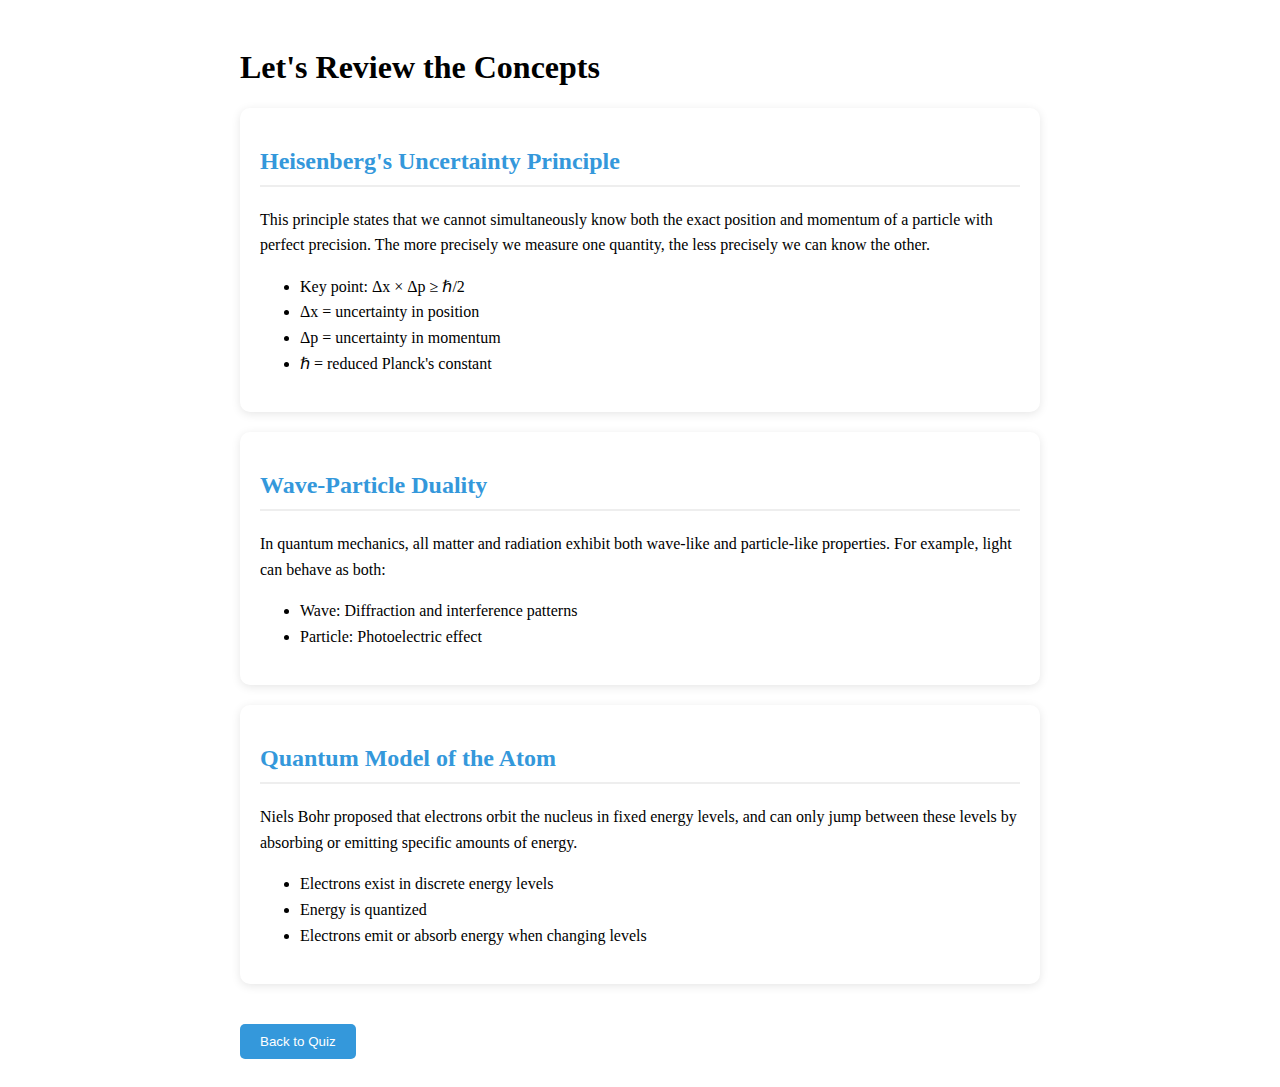
<file: emotion/static1.html>
<!DOCTYPE html>
<html lang="en">
<head>
    <meta charset="UTF-8">
    <meta name="viewport" content="width=device-width, initial-scale=1.0">
    <title>Modern Physics Concepts</title>
    <style>
        .container {
            max-width: 800px;
            margin: 0 auto;
            padding: 20px;
        }
        .concept-card {
            background: white;
            border-radius: 10px;
            padding: 20px;
            margin: 20px 0;
            box-shadow: 0 2px 10px rgba(0,0,0,0.1);
        }
        .concept-title {
            color: #3498db;
            border-bottom: 2px solid #eee;
            padding-bottom: 10px;
        }
        .concept-content {
            line-height: 1.6;
        }
        .back-btn {
            background: #3498db;
            color: white;
            border: none;
            padding: 10px 20px;
            border-radius: 5px;
            cursor: pointer;
            margin-top: 20px;
        }
    </style>
</head>
<body>
    <div class="container">
        <h1>Let's Review the Concepts</h1>
        
        <div class="concept-card">
            <h2 class="concept-title">Heisenberg's Uncertainty Principle</h2>
            <div class="concept-content">
                <p>This principle states that we cannot simultaneously know both the exact position and momentum of a particle with perfect precision. The more precisely we measure one quantity, the less precisely we can know the other.</p>
                <ul>
                    <li>Key point: Δx × Δp ≥ ℏ/2</li>
                    <li>Δx = uncertainty in position</li>
                    <li>Δp = uncertainty in momentum</li>
                    <li>ℏ = reduced Planck's constant</li>
                </ul>
            </div>
        </div>

        <div class="concept-card">
            <h2 class="concept-title">Wave-Particle Duality</h2>
            <div class="concept-content">
                <p>In quantum mechanics, all matter and radiation exhibit both wave-like and particle-like properties. For example, light can behave as both:</p>
                <ul>
                    <li>Wave: Diffraction and interference patterns</li>
                    <li>Particle: Photoelectric effect</li>
                </ul>
            </div>
        </div>

        <div class="concept-card">
            <h2 class="concept-title">Quantum Model of the Atom</h2>
            <div class="concept-content">
                <p>Niels Bohr proposed that electrons orbit the nucleus in fixed energy levels, and can only jump between these levels by absorbing or emitting specific amounts of energy.</p>
                <ul>
                    <li>Electrons exist in discrete energy levels</li>
                    <li>Energy is quantized</li>
                    <li>Electrons emit or absorb energy when changing levels</li>
                </ul>
            </div>
        </div>

        <button onclick="window.location.href='index.html'" class="back-btn">Back to Quiz</button>
    </div>
</body>
</html>
</file>
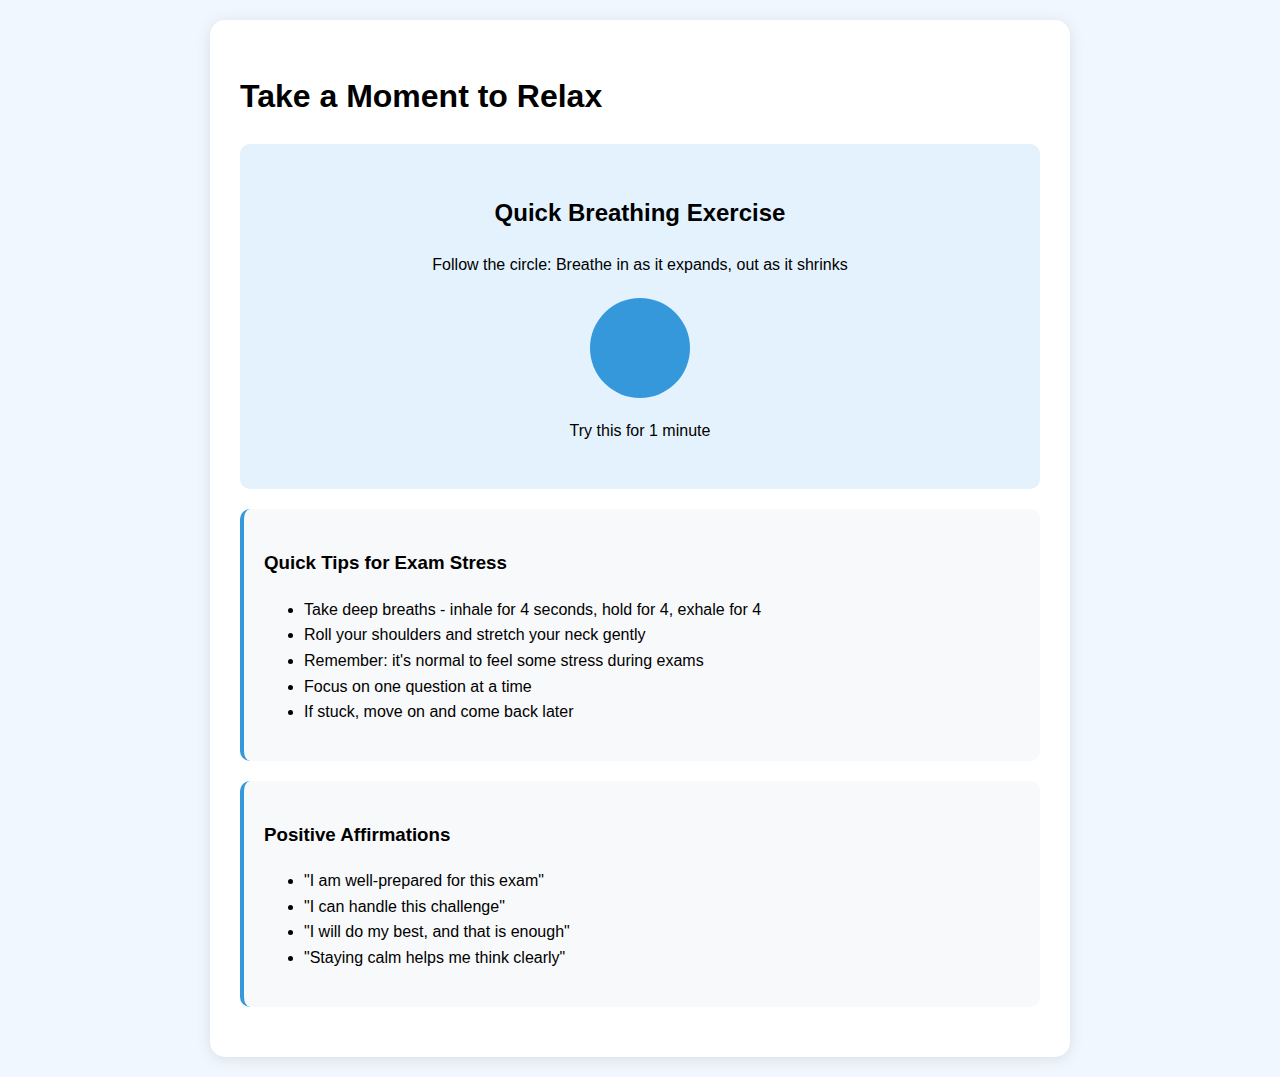
<file: emotion/static2.html>
<!DOCTYPE html>
<html lang="en">
<head>
    <meta charset="UTF-8">
    <meta name="viewport" content="width=device-width, initial-scale=1.0">
    <title>Relaxation Tips</title>
    <style>
        body {
            font-family: Arial, sans-serif;
            line-height: 1.6;
            margin: 0;
            padding: 20px;
            background-color: #f0f7ff;
        }
        .container {
            max-width: 800px;
            margin: 0 auto;
            background: white;
            padding: 30px;
            border-radius: 15px;
            box-shadow: 0 2px 15px rgba(0,0,0,0.1);
        }
        .tip-card {
            background: #f8f9fa;
            padding: 20px;
            margin: 20px 0;
            border-radius: 10px;
            border-left: 4px solid #3498db;
        }
        .breathing-exercise {
            text-align: center;
            padding: 30px;
            background: #e3f2fd;
            border-radius: 10px;
            margin: 20px 0;
        }
        .breathing-circle {
            width: 100px;
            height: 100px;
            background: #3498db;
            border-radius: 50%;
            margin: 20px auto;
            animation: breathe 8s infinite;
        }
        @keyframes breathe {
            0%, 100% { transform: scale(1); }
            50% { transform: scale(1.5); }
        }
        .back-btn {
            background: #3498db;
            color: white;
            border: none;
            padding: 10px 20px;
            border-radius: 5px;
            cursor: pointer;
            margin-top: 20px;
            text-decoration: none;
            display: inline-block;
        }
    </style>
</head>
<body>
    <div class="container">
        <h1>Take a Moment to Relax</h1>
        
        <div class="breathing-exercise">
            <h2>Quick Breathing Exercise</h2>
            <p>Follow the circle: Breathe in as it expands, out as it shrinks</p>
            <div class="breathing-circle"></div>
            <p>Try this for 1 minute</p>
        </div>

        <div class="tip-card">
            <h3>Quick Tips for Exam Stress</h3>
            <ul>
                <li>Take deep breaths - inhale for 4 seconds, hold for 4, exhale for 4</li>
                <li>Roll your shoulders and stretch your neck gently</li>
                <li>Remember: it's normal to feel some stress during exams</li>
                <li>Focus on one question at a time</li>
                <li>If stuck, move on and come back later</li>
            </ul>
        </div>

        <div class="tip-card">
            <h3>Positive Affirmations</h3>
            <ul>
                <li>"I am well-prepared for this exam"</li>
                <li>"I can handle this challenge"</li>
                <li>"I will do my best, and that is enough"</li>
                <li>"Staying calm helps me think clearly"</li>
            </ul>
        </div>

        <a href="index.html" class="back-btn">Return to Quiz</a>
    </div>

    <script>
        // Timer and cursor tracking variables
        let cursorMovementTimer = null;
        let consecutiveMovementTime = 0;
        let canReturn = false;
        let lastCursorPosition = { x: 0, y: 0 };

        // Hide return button initially
        document.querySelector('.back-btn').style.display = 'none';

        // Track cursor movement
        document.addEventListener('mousemove', (e) => {
            // Calculate cursor movement distance
            const distance = Math.sqrt(
                Math.pow(e.clientX - lastCursorPosition.x, 2) +
                Math.pow(e.clientY - lastCursorPosition.y, 2)
            );

            // Update last position
            lastCursorPosition.x = e.clientX;
            lastCursorPosition.y = e.clientY;

            // If significant movement
            if (distance > 5) {
                consecutiveMovementTime += 100;
                
                // If moving for 5 seconds continuously
                if (consecutiveMovementTime >= 5000 && !canReturn) {
                    canReturn = true;
                    
                    // Show confirmation dialog
                    if (confirm("You seem restless. Are you ready to return to the quiz?")) {
                        window.location.href = 'index.html';
                    } else {
                        // If user chooses to stay, show return button after 30 seconds
                        setTimeout(() => {
                            document.querySelector('.back-btn').style.display = 'block';
                        }, 30000);
                    }
                }
            } else {
                consecutiveMovementTime = 0;
            }
        });

        // Reset movement counter if no movement
        setInterval(() => {
            if (!canReturn) {
                consecutiveMovementTime = Math.max(0, consecutiveMovementTime - 100);
            }
        }, 100);

        // Show return button after 30 seconds if user hasn't triggered early return
        setTimeout(() => {
            if (!canReturn) {
                document.querySelector('.back-btn').style.display = 'block';
            }
        }, 30000);
    </script>
</body>
</html>
</file>
<file: emotion/styles.css>
* {
    margin: 0;
    padding: 0;
    box-sizing: border-box;
    font-family: Arial, sans-serif;
}

body {
    background-color: #f5f5f5;
    padding: 20px;
}

.container {
    max-width: 800px;
    margin: 0 auto;
    background-color: #fff;
    border-radius: 10px;
    box-shadow: 0 0 10px rgba(0, 0, 0, 0.1);
    padding: 20px;
}

.header {
    margin-bottom: 30px;
    border-bottom: 1px solid #eee;
    padding-bottom: 20px;
}

.header h1 {
    text-align: center;
    margin-bottom: 20px;
    color: #333;
}

#state-indicator {
    background-color: #f8f9fa;
    padding: 15px;
    border-radius: 5px;
    margin-top: 20px;
}

#state-indicator p {
    margin-bottom: 10px;
}

#restless-indicator span,
#confused-indicator span,
#bored-indicator span {
    font-weight: bold;
    color: #28a745;
}

.quiz-container {
    padding: 20px;
}

.quiz-container h2 {
    margin-bottom: 20px;
    color: #333;
    text-align: center;
}

.question {
    margin-bottom: 30px;
    background-color: #f9f9f9;
    padding: 20px;
    border-radius: 5px;
}

.question h3 {
    margin-bottom: 15px;
    color: #333;
}

.options {
    display: flex;
    flex-direction: column;
    gap: 10px;
}

.options label {
    display: flex;
    align-items: center;
    cursor: pointer;
    padding: 10px;
    border-radius: 5px;
    transition: background-color 0.3s;
}

.options label:hover {
    background-color: #e9ecef;
}

input[type="radio"] {
    margin-right: 10px;
}

#submit-btn {
    background-color: #007bff;
    color: white;
    border: none;
    padding: 12px 20px;
    font-size: 16px;
    border-radius: 5px;
    cursor: pointer;
    display: block;
    margin: 0 auto;
    transition: background-color 0.3s;
}

#submit-btn:hover {
    background-color: #0056b3;
}

.active-state {
    color: #dc3545 !important;
}

/* New Quiz Timer Styles */
.quiz-timer-container {
    text-align: center;
    margin-bottom: 20px;
    padding: 10px;
    background-color: #f0f8ff;
    border-radius: 5px;
    box-shadow: 0 2px 5px rgba(0, 0, 0, 0.1);
}

.quiz-timer-label {
    font-weight: bold;
    margin-right: 10px;
}

#quiz-timer {
    font-size: 1.5rem;
    font-weight: bold;
    color: #007bff;
}

.timer-warning {
    color: #dc3545 !important;
    animation: pulse 1s infinite;
}

@keyframes pulse {
    0% {
        opacity: 1;
    }
    50% {
        opacity: 0.5;
    }
    100% {
        opacity: 1;
    }
}

/* Results Container Styles */
.results-container {
    background-color: white;
    padding: 20px;
    border-radius: 10px;
    box-shadow: 0 0 10px rgba(0, 0, 0, 0.1);
    margin-top: 20px;
    animation: fadeIn 0.5s ease;
}

@keyframes fadeIn {
    from {
        opacity: 0;
    }
    to {
        opacity: 1;
    }
}

.score-display {
    text-align: center;
    margin: 20px 0;
    padding: 15px;
    background-color: #f8f9fa;
    border-radius: 5px;
}

.score-display p {
    margin: 10px 0;
    font-size: 1.2rem;
}

.state-statistics {
    margin: 20px 0;
    padding: 15px;
    background-color: #f0f8ff;
    border-radius: 5px;
}

.state-statistics h3 {
    margin-bottom: 15px;
    color: #333;
}

.state-statistics p {
    margin: 10px 0;
    font-size: 1.1rem;
}

#restart-btn {
    background-color: #007bff;
    color: white;
    border: none;
    padding: 12px 20px;
    font-size: 16px;
    border-radius: 5px;
    cursor: pointer;
    display: block;
    margin: 20px auto 0;
    transition: background-color 0.3s;
}

#restart-btn:hover {
    background-color: #0056b3;
}

/* Boredom Popup Styles */
.boredom-popup {
    position: fixed;
    bottom: 20px;
    left: 20px;
    z-index: 1000;
    background-color: white;
    border-radius: 8px;
    box-shadow: 0 2px 10px rgba(0, 0, 0, 0.2);
    padding: 15px;
    animation: slideIn 0.3s ease-out;
}

.popup-content {
    text-align: center;
}

.popup-content p {
    margin: 0 0 15px 0;
    font-size: 16px;
    color: #333;
}

.popup-buttons {
    display: flex;
    gap: 10px;
    justify-content: center;
}

.popup-buttons button {
    padding: 8px 20px;
    border: none;
    border-radius: 4px;
    cursor: pointer;
    font-size: 14px;
    transition: background-color 0.2s;
}

.popup-buttons button:first-child {
    background-color: #4CAF50;
    color: white;
}

.popup-buttons button:last-child {
    background-color: #f44336;
    color: white;
}

.popup-buttons button:hover {
    opacity: 0.9;
}

@keyframes slideIn {
    from {
        transform: translateY(100%);
        opacity: 0;
    }
    to {
        transform: translateY(0);
        opacity: 1;
    }
}

/* Confusion Popup Styles */
.confusion-popup {
    position: fixed;
    bottom: 20px;
    left: 20px;
    z-index: 1000;
    background-color: white;
    border-radius: 8px;
    box-shadow: 0 2px 10px rgba(0, 0, 0, 0.2);
    padding: 15px;
    animation: slideIn 0.3s ease-out;
}

.confusion-popup .popup-content {
    text-align: center;
}

.confusion-popup .popup-content p {
    margin: 0 0 15px 0;
    font-size: 16px;
    color: #333;
}

.confusion-popup .popup-buttons {
    display: flex;
    gap: 10px;
    justify-content: center;
}

.confusion-popup .popup-buttons button {
    padding: 8px 20px;
    border: none;
    border-radius: 4px;
    cursor: pointer;
    font-size: 14px;
    transition: background-color 0.2s;
}

.confusion-popup .popup-buttons button:first-child {
    background-color: #2196F3;
    color: white;
}

.confusion-popup .popup-buttons button:last-child {
    background-color: #f44336;
    color: white;
}

.confusion-popup .popup-buttons button:hover {
    opacity: 0.9;
}

/* Restlessness Popup Styles */
.restlessness-popup {
    position: fixed;
    bottom: 20px;
    left: 20px;
    z-index: 1000;
    background-color: white;
    border-radius: 8px;
    box-shadow: 0 2px 10px rgba(0, 0, 0, 0.2);
    padding: 15px;
    animation: slideIn 0.3s ease-out;
}

.restlessness-popup .popup-content {
    text-align: center;
}

.restlessness-popup .popup-content p {
    margin: 0 0 15px 0;
    font-size: 16px;
    color: #333;
}

.restlessness-popup .popup-buttons {
    display: flex;
    gap: 10px;
    justify-content: center;
}

.restlessness-popup .popup-buttons button {
    padding: 8px 20px;
    border: none;
    border-radius: 4px;
    cursor: pointer;
    font-size: 14px;
    transition: background-color 0.2s;
}

.restlessness-popup .popup-buttons button:first-child {
    background-color: #FF9800;
    color: white;
}

.restlessness-popup .popup-buttons button:last-child {
    background-color: #f44336;
    color: white;
}

.restlessness-popup .popup-buttons button:hover {
    opacity: 0.9;
}
</file>
